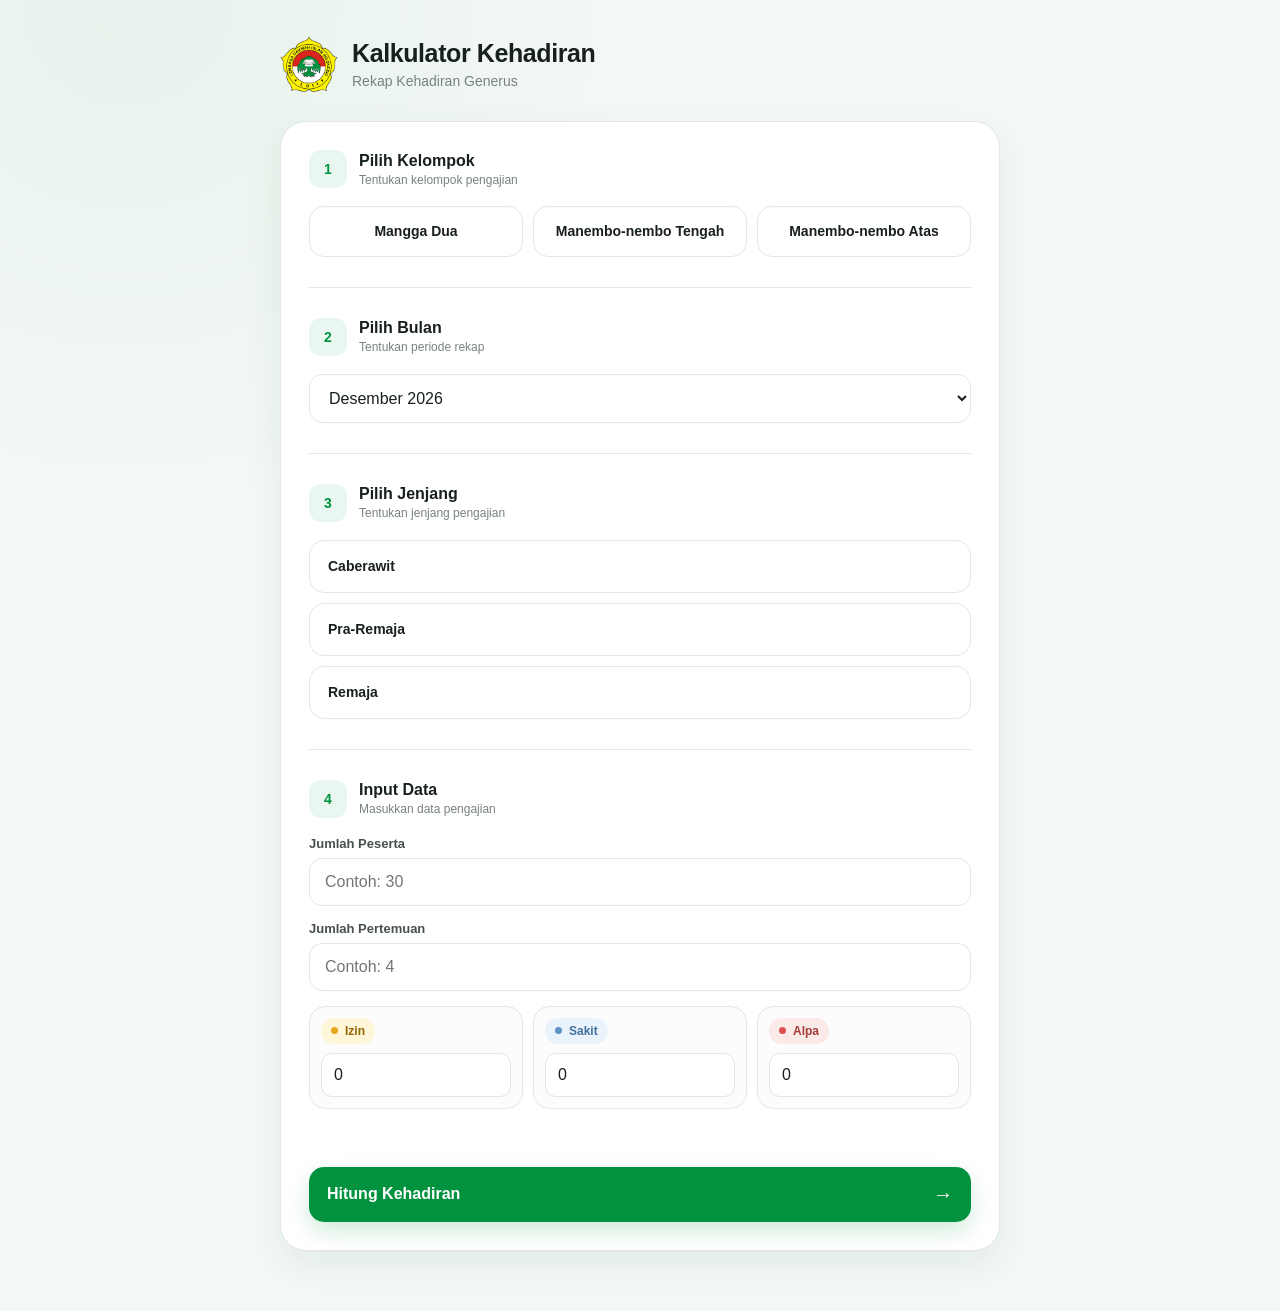
<file: index.html>
<!DOCTYPE html>
<html lang="id">
<head>
    <meta charset="UTF-8">
    <meta name="viewport" content="width=device-width, initial-scale=1.0">
    <meta name="theme-color" content="#00923F">
    <title>Kalkulator Kehadiran Generus</title>
    <link rel="stylesheet" href="style.css">
</head>

<body>
    <main class="app-container">

        <header class="app-header">
            <div class="brand-mark">
                <img src="logo-ldii.png" alt="Logo LDII">
            </div>

            <div>
                <h1>Kalkulator Kehadiran</h1>
                <p>Rekap Kehadiran Generus</p>
            </div>
        </header>

        <section class="form-card">

            <!-- 1. KELOMPOK -->
            <div class="section">
                <div class="section-title">
                    <span class="step-number">1</span>
                    <div>
                        <h2>Pilih Kelompok</h2>
                        <p>Tentukan kelompok pengajian</p>
                    </div>
                </div>

                <div class="selection-grid group-selection">
                    <button type="button" class="selection-card" data-group="Mangga Dua">
                        <span>Mangga Dua</span>
                    </button>

                    <button type="button" class="selection-card" data-group="Manembo-nembo Tengah">
                        <span>Manembo-nembo Tengah</span>
                    </button>

                    <button type="button" class="selection-card" data-group="Manembo-nembo Atas">
                        <span>Manembo-nembo Atas</span>
                    </button>
                </div>
            </div>

            <!-- 2. BULAN -->
            <div class="section">
                <div class="section-title">
                    <span class="step-number">2</span>
                    <div>
                        <h2>Pilih Bulan</h2>
                        <p>Tentukan periode rekap</p>
                    </div>
                </div>

                <div class="input-wrapper">
                    <select id="monthInput" class="form-input">
                        <option value="">Pilih bulan</option>
                    </select>
                </div>
            </div>

            <!-- 3. JENJANG -->
            <div class="section">
                <div class="section-title">
                    <span class="step-number">3</span>
                    <div>
                        <h2>Pilih Jenjang</h2>
                        <p>Tentukan jenjang pengajian</p>
                    </div>
                </div>

                <div class="selection-column">
                    <button type="button" class="selection-card level-card" data-level="Caberawit">
                        <span class="level-name">Caberawit</span>
                    </button>

                    <button type="button" class="selection-card level-card" data-level="Pra-Remaja">
                        <span class="level-name">Pra-Remaja</span>
                    </button>

                    <button type="button" class="selection-card level-card" data-level="Remaja">
                        <span class="level-name">Remaja</span>
                    </button>
                </div>
            </div>

            <!-- 4. INPUT -->
            <div class="section input-section">
                <div class="section-title">
                    <span class="step-number">4</span>
                    <div>
                        <h2>Input Data</h2>
                        <p>Masukkan data pengajian</p>
                    </div>
                </div>

                <div class="input-group">
                    <label for="participants">Jumlah Peserta</label>
                    <input type="number" id="participants" min="1" step="1" inputmode="numeric" placeholder="Contoh: 30">
                </div>

                <div class="input-group">
                    <label for="meetings">Jumlah Pertemuan</label>
                    <input type="number" id="meetings" min="1" step="1" inputmode="numeric" placeholder="Contoh: 4">
                </div>

                <div class="attendance-grid">

                    <div class="attendance-input permission-input">
                        <label for="permission"><span class="status-dot"></span>Izin</label>
                        <input type="number" id="permission" min="0" step="1" value="0" inputmode="numeric">
                    </div>

                    <div class="attendance-input sick-input">
                        <label for="sick"><span class="status-dot"></span>Sakit</label>
                        <input type="number" id="sick" min="0" step="1" value="0" inputmode="numeric">
                    </div>

                    <div class="attendance-input absent-input">
                        <label for="absent"><span class="status-dot"></span>Alpa</label>
                        <input type="number" id="absent" min="0" step="1" value="0" inputmode="numeric">
                    </div>

                </div>
            </div>

            <button type="button" id="calculateButton" class="calculate-button">
                <span>Hitung Kehadiran</span>
                <span class="button-arrow">→</span>
            </button>

        </section>
    </main>

    <!-- KONFIRMASI -->
    <div id="confirmationModal" class="modal-overlay" aria-hidden="true">
        <div class="confirmation-modal" role="dialog" aria-modal="true" aria-labelledby="confirmationTitle">
            <div class="modal-icon">?</div>

            <h2 id="confirmationTitle">Apakah data yang diinput sudah benar?</h2>

            <p id="confirmationText">
                Periksa kembali data sebelum melanjutkan.
            </p>

            <div class="modal-actions">
                <button type="button" id="cancelButton" class="modal-button cancel-button">
                    Tidak
                </button>

                <button type="button" id="confirmButton" class="modal-button confirm-button">
                    Ya
                </button>
            </div>
        </div>
    </div>

    <div id="toast" class="toast" role="status"></div>

    <script src="script.js"></script>
</body>
</html>
</file>
<file: style.css>
:root {
    --ldii-green: #00923F;
    --ldii-green-dark: #007A35;
    --ldii-green-deep: #005F2A;
    --ldii-green-soft: #EAF7F0;

    --ldii-yellow: #FFF500;
    --ldii-red: #DA251D;

    --permission: #E7A51A;
    --sick: #5E91C9;
    --absent: #DA514B;

    --bg: #F4F8F6;
    --card: #FFFFFF;
    --text: #17201C;
    --muted: #78837E;
    --border: #E1E8E4;

    --shadow: 0 14px 38px rgba(0, 92, 42, 0.08);
    --radius: 22px;
}

* {
    box-sizing: border-box;
    margin: 0;
    padding: 0;
}

html {
    scroll-behavior: smooth;
}

body {
    font-family: Inter, -apple-system, BlinkMacSystemFont, "Segoe UI", sans-serif;
    background:
        radial-gradient(circle at 10% 0%, rgba(0, 146, 63, 0.055), transparent 30%),
        var(--bg);
    color: var(--text);
    min-height: 100vh;
}

button,
input,
select {
    font: inherit;
}

button {
    cursor: pointer;
}

button:focus-visible,
input:focus-visible,
select:focus-visible {
    outline: 3px solid rgba(0, 146, 63, 0.18);
    outline-offset: 2px;
}

.app-container {
    width: min(100%, 760px);
    margin: 0 auto;
    padding: 35px 20px 60px;
}

/* HEADER */
.app-header {
    display: flex;
    align-items: center;
    gap: 14px;
    margin-bottom: 28px;
}

.brand-mark {
    width: 58px;
    height: 58px;
    flex: 0 0 58px;

    display: flex;
    align-items: center;
    justify-content: center;

    overflow: hidden;

    background: transparent;
    border: none;
    box-shadow: none;
}

.brand-mark img {
    width: 100%;
    height: 100%;
    object-fit: contain;
    display: block;
}

.app-header h1 {
    font-size: 25px;
    line-height: 1.15;
    font-weight: 800;
    letter-spacing: -0.4px;
}

.app-header p {
    margin-top: 5px;
    color: var(--muted);
    font-size: 14px;
}

/* FORM CARD */
.form-card {
    background: var(--card);
    border: 1px solid var(--border);
    border-radius: 26px;
    padding: 28px;
    box-shadow: var(--shadow);
}

.section {
    padding-bottom: 30px;
    margin-bottom: 30px;
    border-bottom: 1px solid var(--border);
}

.section:last-of-type {
    border-bottom: none;
    padding-bottom: 28px;
}

.section-title {
    display: flex;
    align-items: center;
    gap: 12px;
    margin-bottom: 18px;
}

.step-number {
    width: 38px;
    height: 38px;
    flex: 0 0 38px;
    display: flex;
    align-items: center;
    justify-content: center;
    border-radius: 12px;
    background: var(--ldii-green-soft);
    color: var(--ldii-green);
    font-size: 14px;
    font-weight: 800;
}

.section-title h2 {
    font-size: 16px;
    font-weight: 750;
}

.section-title p {
    margin-top: 3px;
    color: var(--muted);
    font-size: 12px;
}

/* SELECTION */
.selection-grid {
    display: grid;
    grid-template-columns: repeat(3, 1fr);
    gap: 10px;
}

.selection-card {
    border: 1px solid var(--border);
    background: #FFFFFF;
    border-radius: 15px;
    padding: 15px 12px;
    color: var(--text);
    transition:
        transform 0.18s ease,
        border-color 0.18s ease,
        background 0.18s ease,
        box-shadow 0.18s ease;
}

.selection-card:hover {
    transform: translateY(-2px);
    border-color: rgba(0, 146, 63, 0.35);
}

.selection-card.selected {
    border-color: var(--ldii-green);
    background: var(--ldii-green-soft);
    color: var(--ldii-green-deep);
    box-shadow: 0 0 0 2px rgba(0, 146, 63, 0.08);
}


.selection-card > span:last-child {
    font-size: 14px;
    font-weight: 700;
    line-height: 1.35;
}

.selection-column {
    display: grid;
    gap: 10px;
}

.level-card {
    text-align: left;
    padding: 16px 18px;
}

.level-name {
    display: block;
    font-size: 14px;
    font-weight: 750;
}

/* INPUT */
.input-wrapper {
    position: relative;
}

.form-input,
.input-group > input {
    width: 100%;
    padding: 14px 15px;
    border: 1px solid var(--border);
    border-radius: 13px;
    background: #FFFFFF;
    color: var(--text);
    outline: none;
    transition:
        border-color 0.2s ease,
        box-shadow 0.2s ease;
}

.form-input:focus,
.input-group > input:focus,
.attendance-input input:focus {
    border-color: var(--ldii-green);
    box-shadow: 0 0 0 3px rgba(0, 146, 63, 0.07);
}

.input-group {
    margin-bottom: 15px;
}

.input-group label {
    display: block;
    margin-bottom: 7px;
    color: #46514C;
    font-size: 13px;
    font-weight: 650;
}

/* STATUS INPUT BOXES */
.attendance-grid {
    display: grid;
    grid-template-columns: repeat(3, 1fr);
    gap: 10px;
    margin-top: 8px;
}

.attendance-input {
    padding: 11px;
    border: 1px solid var(--border);
    border-radius: 16px;
    background: #FBFCFB;
}

.attendance-input label {
    display: inline-flex;
    align-items: center;
    gap: 7px;
    width: fit-content;
    margin-bottom: 9px;
    padding: 6px 10px;
    border-radius: 999px;
    font-size: 12px;
    font-weight: 750;
}

.permission-input label {
    color: #946300;
    background: #FFF5D9;
}

.sick-input label {
    color: #3F6F9E;
    background: #EAF3FC;
}

.absent-input label {
    color: #A43D39;
    background: #FCEAE9;
}

.status-dot {
    width: 7px;
    height: 7px;
    display: inline-block;
    border-radius: 50%;
}

.permission-input .status-dot {
    background: var(--permission);
}

.sick-input .status-dot {
    background: var(--sick);
}

.absent-input .status-dot {
    background: var(--absent);
}

.attendance-input input {
    width: 100%;
    padding: 12px 12px;
    border: 1px solid var(--border);
    border-radius: 11px;
    background: #FFFFFF;
    color: var(--text);
    outline: none;
}

/* BUTTON */
.calculate-button {
    width: 100%;
    display: flex;
    align-items: center;
    justify-content: space-between;
    padding: 16px 18px;
    border: none;
    border-radius: 15px;
    background: var(--ldii-green);
    color: white;
    font-weight: 750;
    box-shadow: 0 9px 22px rgba(0, 146, 63, 0.18);
    transition:
        transform 0.18s ease,
        background 0.18s ease,
        box-shadow 0.18s ease;
}

.calculate-button:hover {
    background: var(--ldii-green-dark);
    transform: translateY(-1px);
    box-shadow: 0 12px 26px rgba(0, 146, 63, 0.22);
}

.button-arrow {
    font-size: 20px;
}

/* MODAL */
.modal-overlay {
    position: fixed;
    inset: 0;
    z-index: 100;
    display: flex;
    align-items: center;
    justify-content: center;
    padding: 20px;
    background: rgba(11, 29, 20, 0.48);
    opacity: 0;
    visibility: hidden;
    transition:
        opacity 0.2s ease,
        visibility 0.2s ease;
}

.modal-overlay.show {
    opacity: 1;
    visibility: visible;
}

.confirmation-modal {
    width: min(100%, 420px);
    padding: 28px;
    background: #FFFFFF;
    border-radius: 22px;
    text-align: center;
    box-shadow: 0 25px 70px rgba(0, 0, 0, 0.18);
    transform: translateY(12px) scale(0.97);
    transition: transform 0.2s ease;
}

.modal-overlay.show .confirmation-modal {
    transform: translateY(0) scale(1);
}

.modal-icon {
    width: 52px;
    height: 52px;
    display: flex;
    align-items: center;
    justify-content: center;
    margin: 0 auto 15px;
    border-radius: 50%;
    background: var(--ldii-green-soft);
    color: var(--ldii-green);
    font-size: 24px;
    font-weight: 800;
}

.confirmation-modal h2 {
    font-size: 18px;
    line-height: 1.35;
}

.confirmation-modal p {
    margin-top: 9px;
    color: var(--muted);
    font-size: 13px;
    line-height: 1.5;
}

.modal-actions {
    display: grid;
    grid-template-columns: 1fr 1fr;
    gap: 10px;
    margin-top: 23px;
}

.modal-button {
    border: none;
    padding: 13px;
    border-radius: 12px;
    font-weight: 700;
}

.cancel-button {
    background: #F0F3F1;
    color: #46514C;
}

.confirm-button {
    background: var(--ldii-green);
    color: white;
}

.confirm-button:hover {
    background: var(--ldii-green-dark);
}

/* TOAST */
.toast {
    position: fixed;
    left: 50%;
    bottom: 25px;
    z-index: 200;
    transform: translate(-50%, 20px);
    width: max-content;
    max-width: calc(100% - 30px);
    padding: 12px 17px;
    border-radius: 12px;
    background: #202724;
    color: white;
    font-size: 13px;
    font-weight: 600;
    text-align: center;
    opacity: 0;
    visibility: hidden;
    transition:
        opacity 0.2s ease,
        transform 0.2s ease;
}

.toast.show {
    opacity: 1;
    visibility: visible;
    transform: translate(-50%, 0);
}

/* RESULT */
.result-container {
    max-width: 680px;
}

.result-header {
    display: flex;
    align-items: center;
    gap: 13px;
}

.back-button {
    width: 46px;
    height: 46px;
    flex: 0 0 46px;
    border: 1px solid var(--border);
    border-radius: 14px;
    background: #FFFFFF;
    color: var(--text);
    font-size: 21px;
    box-shadow: 0 5px 16px rgba(0, 92, 42, 0.05);
}

.result-overline {
    color: var(--ldii-green);
    font-size: 10px;
    font-weight: 800;
    letter-spacing: 1.7px;
}

.result-header h1 {
    margin-top: 3px;
    font-size: 23px;
    line-height: 1.15;
    letter-spacing: -0.3px;
}

/* Dibuat lebih besar & lebih tegas, tetapi tetap di bawah judul */
.result-meta {
    display: flex;
    flex-wrap: wrap;
    align-items: center;
    gap: 8px;
    margin: 18px 0;
    padding-left: 59px;
    color: var(--ldii-green-deep);
    font-size: 16px;
    line-height: 1.35;
    font-weight: 750;
}

.meta-divider {
    color: #9AA7A1;
    font-weight: 500;
}

.main-result-card {
    padding: 35px 25px;
    border-radius: 25px;
    background: var(--ldii-green);
    color: white;
    text-align: center;
    box-shadow: 0 15px 35px rgba(0, 146, 63, 0.18);
}

.result-label {
    font-size: 11px;
    font-weight: 800;
    letter-spacing: 1.7px;
    opacity: 0.85;
}

.percentage {
    margin-top: 8px;
    font-size: clamp(58px, 14vw, 92px);
    line-height: 1;
    font-weight: 850;
    letter-spacing: -4px;
}

.result-status {
    margin-top: 12px;
    font-size: 14px;
    font-weight: 650;
    opacity: 0.88;
}

/* CHART */
.chart-card {
    margin-top: 15px;
    padding: 25px;
    background: #FFFFFF;
    border: 1px solid var(--border);
    border-radius: 22px;
    box-shadow: var(--shadow);
}

.donut-container {
    display: flex;
    justify-content: center;
}

.donut-chart {
    --present-angle: 0deg;
    --permission-angle: 0deg;

    width: 210px;
    height: 210px;
    display: flex;
    align-items: center;
    justify-content: center;
    border-radius: 50%;
    background:
        conic-gradient(
            var(--ldii-green) 0deg var(--present-angle),
            var(--permission) var(--present-angle) var(--permission-angle),
            var(--ldii-red) var(--permission-angle) 360deg
        );
    position: relative;
}

.donut-chart::after {
    content: "";
    position: absolute;
    width: 145px;
    height: 145px;
    border-radius: 50%;
    background: #FFFFFF;
}

.donut-center {
    position: relative;
    z-index: 2;
    display: flex;
    flex-direction: column;
    align-items: center;
}

.donut-center strong {
    font-size: 25px;
    font-weight: 850;
}

.donut-center span {
    margin-top: 3px;
    color: var(--muted);
    font-size: 11px;
}

.chart-legend {
    display: grid;
    grid-template-columns: repeat(3, 1fr);
    gap: 10px;
    margin-top: 25px;
}

.legend-item {
    display: flex;
    align-items: center;
    gap: 8px;
}

.legend-color {
    width: 10px;
    height: 10px;
    flex-shrink: 0;
    border-radius: 50%;
}

.legend-color.present {
    background: var(--ldii-green);
}

.legend-color.permission {
    background: var(--permission);
}

.legend-color.absent {
    background: var(--ldii-red);
}

.legend-item div {
    display: flex;
    flex-direction: column;
    gap: 2px;
}

.legend-item strong {
    font-size: 11px;
}

.legend-item span:last-child {
    color: var(--muted);
    font-size: 11px;
}

.secondary-action {
    margin-top: 15px;
    justify-content: center;
}

/* RESPONSIVE */
@media (max-width: 600px) {
    .app-container {
        padding: 22px 14px 40px;
    }

    .form-card {
        padding: 20px 16px;
        border-radius: 21px;
    }

    .app-header h1 {
        font-size: 21px;
    }

    .app-header p {
        font-size: 13px;
    }

    .selection-grid {
        gap: 7px;
    }

    .selection-card {
        padding: 13px 8px;
    }

    .selection-card > span:last-child {
        line-height: 1.25;
    }

    .attendance-grid {
        grid-template-columns: 1fr;
    }

    .chart-legend {
        grid-template-columns: 1fr;
    }

    .legend-item {
        padding: 5px 0;
    }

    .result-meta {
        padding-left: 59px;
        font-size: 15px;
    }

    .donut-chart {
        width: 190px;
        height: 190px;
    }

    .donut-chart::after {
        width: 130px;
        height: 130px;
    }
}

@media (max-width: 500px) {
    .result-meta {
        padding-left: 0;
    }
}

@media (max-width: 380px) {
    .selection-grid {
        grid-template-columns: 1fr;
    }
}
</file>
